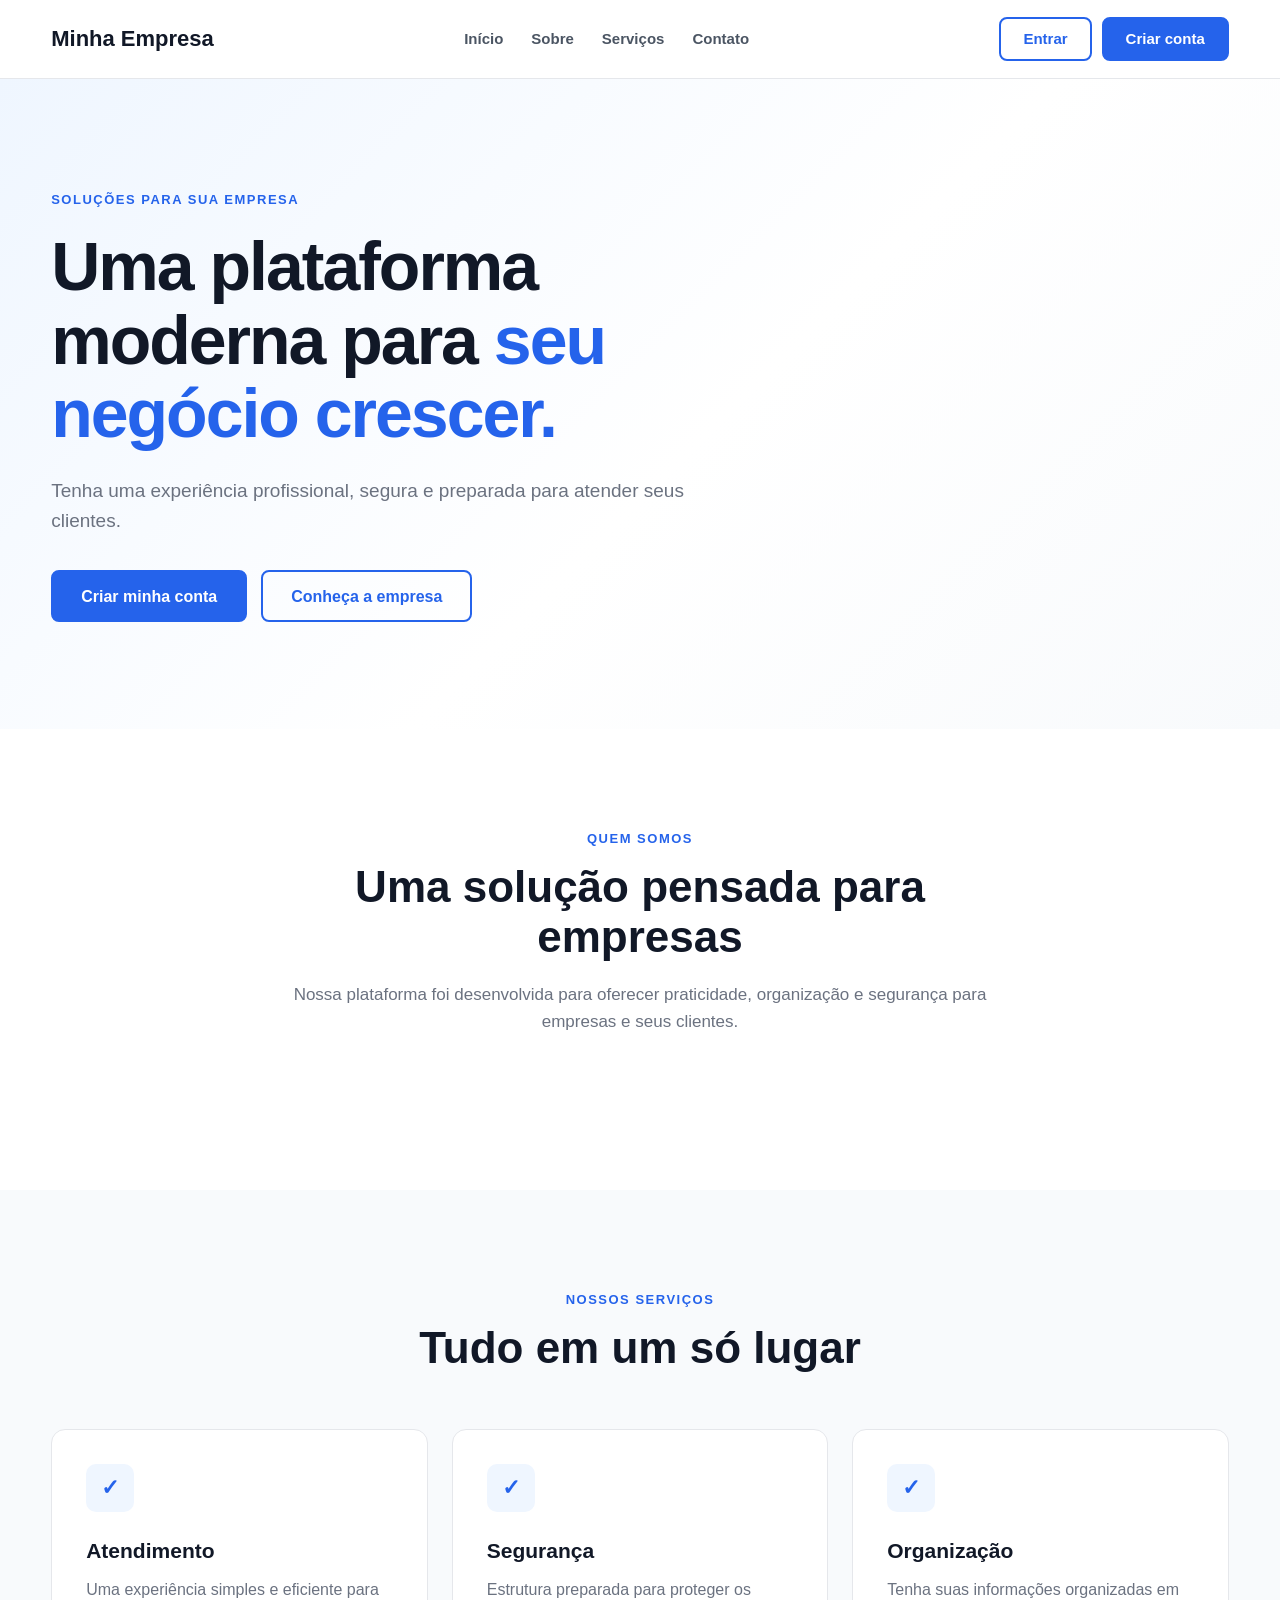
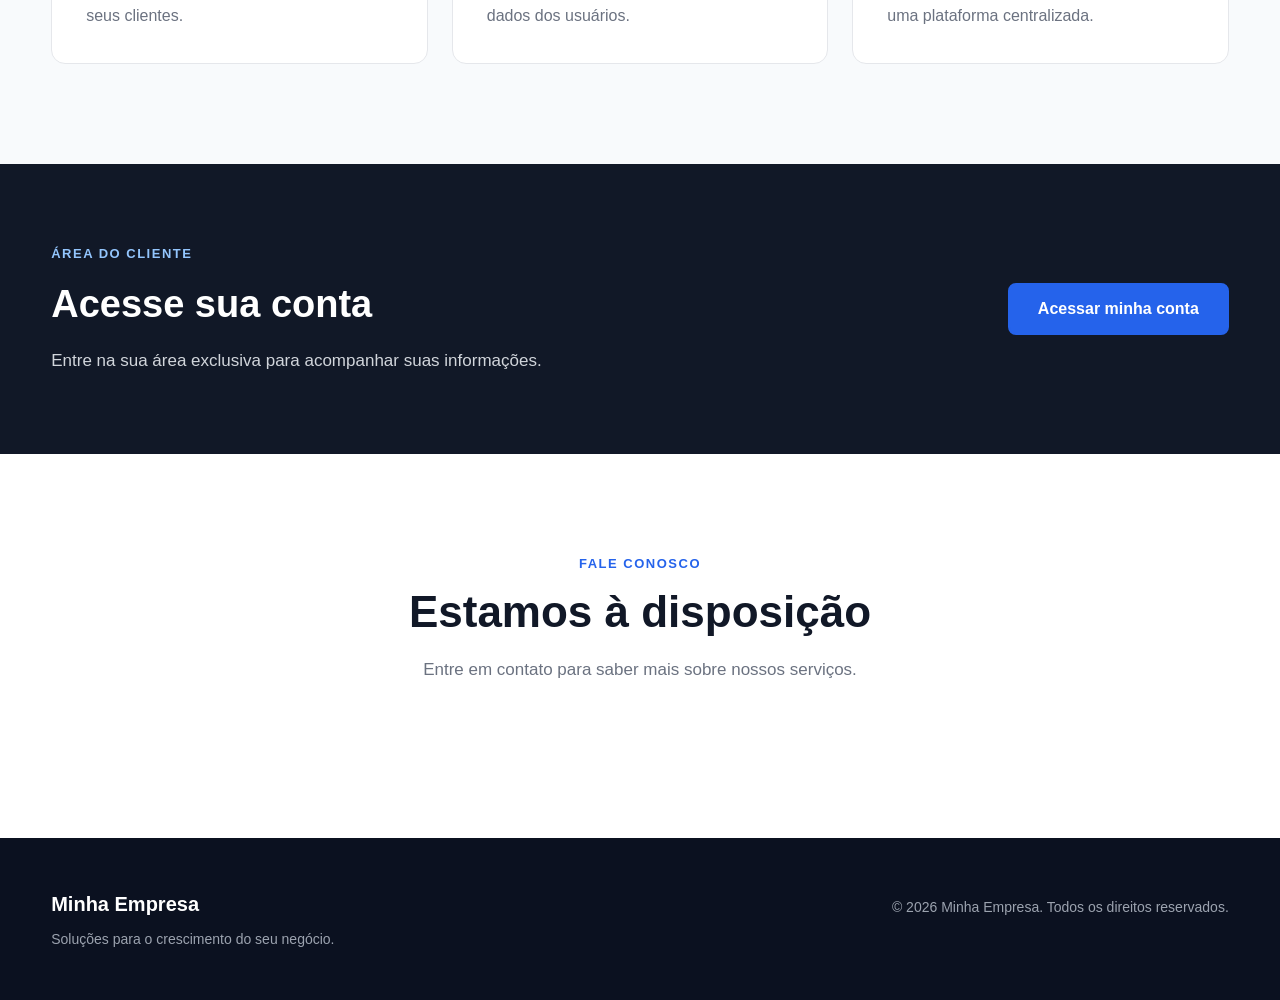
<file: index.html>
<!DOCTYPE html>
<html lang="pt-BR">
<head>
    <meta charset="UTF-8">

    <meta name="viewport" content="width=device-width, initial-scale=1.0">

    <meta name="description" content="Site institucional">

    <title>Projeto Site</title>

    <link rel="stylesheet" href="css/style.css">
</head>

<body>

    <!-- CABEÇALHO -->
    <header class="header">

        <div class="container header-content">

            <a href="index.html" class="logo">
                Minha Empresa
            </a>

            <nav class="menu">
                <a href="index.html">Início</a>
                <a href="#sobre">Sobre</a>
                <a href="#servicos">Serviços</a>
                <a href="#contato">Contato</a>
            </nav>

            <div class="header-buttons">
                <a href="login.html" class="btn btn-outline">
                    Entrar
                </a>

                <a href="cadastro.html" class="btn btn-primary">
                    Criar conta
                </a>
            </div>

        </div>

    </header>


    <!-- ÁREA PRINCIPAL -->
    <main>

        <!-- HERO -->
        <section class="hero">

            <div class="container hero-content">

                <div class="hero-text">

                    <span class="hero-tag">
                        SOLUÇÕES PARA SUA EMPRESA
                    </span>

                    <h1>
                        Uma plataforma moderna para
                        <span>seu negócio crescer.</span>
                    </h1>

                    <p>
                        Tenha uma experiência profissional, segura
                        e preparada para atender seus clientes.
                    </p>

                    <div class="hero-buttons">

                        <a href="cadastro.html" class="btn btn-primary btn-large">
                            Criar minha conta
                        </a>

                        <a href="#sobre" class="btn btn-outline btn-large">
                            Conheça a empresa
                        </a>

                    </div>

                </div>

            </div>

        </section>


        <!-- SOBRE -->
        <section id="sobre" class="section">

            <div class="container">

                <div class="section-title">

                    <span>QUEM SOMOS</span>

                    <h2>
                        Uma solução pensada para empresas
                    </h2>

                    <p>
                        Nossa plataforma foi desenvolvida para
                        oferecer praticidade, organização e segurança
                        para empresas e seus clientes.
                    </p>

                </div>

            </div>

        </section>


        <!-- SERVIÇOS -->
        <section id="servicos" class="section section-light">

            <div class="container">

                <div class="section-title">

                    <span>NOSSOS SERVIÇOS</span>

                    <h2>
                        Tudo em um só lugar
                    </h2>

                </div>

                <div class="services">

                    <article class="service-card">

                        <div class="service-icon">
                            ✓
                        </div>

                        <h3>
                            Atendimento
                        </h3>

                        <p>
                            Uma experiência simples e eficiente
                            para seus clientes.
                        </p>

                    </article>


                    <article class="service-card">

                        <div class="service-icon">
                            ✓
                        </div>

                        <h3>
                            Segurança
                        </h3>

                        <p>
                            Estrutura preparada para proteger
                            os dados dos usuários.
                        </p>

                    </article>


                    <article class="service-card">

                        <div class="service-icon">
                            ✓
                        </div>

                        <h3>
                            Organização
                        </h3>

                        <p>
                            Tenha suas informações organizadas
                            em uma plataforma centralizada.
                        </p>

                    </article>

                </div>

            </div>

        </section>


        <!-- ÁREA DE ACESSO -->
        <section class="access">

            <div class="container access-content">

                <div>

                    <span>
                        ÁREA DO CLIENTE
                    </span>

                    <h2>
                        Acesse sua conta
                    </h2>

                    <p>
                        Entre na sua área exclusiva para
                        acompanhar suas informações.
                    </p>

                </div>

                <a href="login.html" class="btn btn-primary btn-large">
                    Acessar minha conta
                </a>

            </div>

        </section>


        <!-- CONTATO -->
        <section id="contato" class="section">

            <div class="container">

                <div class="section-title">

                    <span>FALE CONOSCO</span>

                    <h2>
                        Estamos à disposição
                    </h2>

                    <p>
                        Entre em contato para saber mais
                        sobre nossos serviços.
                    </p>

                </div>

            </div>

        </section>

    </main>


    <!-- RODAPÉ -->
    <footer class="footer">

        <div class="container footer-content">

            <div>
                <strong>
                    Minha Empresa
                </strong>

                <p>
                    Soluções para o crescimento do seu negócio.
                </p>
            </div>

            <div>
                <p>
                    © 2026 Minha Empresa. Todos os direitos reservados.
                </p>
            </div>

        </div>

    </footer>


</body>
</html>
</file>
<file: css/style.css>
/* =========================================
   RESET
========================================= */

* {
    margin: 0;
    padding: 0;
    box-sizing: border-box;
}

html {
    scroll-behavior: smooth;
}

body {
    font-family: Arial, Helvetica, sans-serif;
    color: #1f2937;
    background: #ffffff;
    line-height: 1.6;
}

a {
    text-decoration: none;
    color: inherit;
}

.container {
    width: min(1180px, 92%);
    margin: 0 auto;
}


/* =========================================
   BOTÕES
========================================= */

.btn {
    display: inline-flex;
    align-items: center;
    justify-content: center;
    min-height: 44px;
    padding: 0 22px;
    border-radius: 8px;
    font-weight: 700;
    font-size: 15px;
    transition: 0.25s ease;
    cursor: pointer;
}

.btn-primary {
    background: #2563eb;
    color: #ffffff;
    border: 2px solid #2563eb;
}

.btn-primary:hover {
    background: #1d4ed8;
    border-color: #1d4ed8;
    transform: translateY(-2px);
}

.btn-outline {
    background: transparent;
    color: #2563eb;
    border: 2px solid #2563eb;
}

.btn-outline:hover {
    background: #2563eb;
    color: #ffffff;
    transform: translateY(-2px);
}

.btn-large {
    min-height: 52px;
    padding: 0 28px;
    font-size: 16px;
}


/* =========================================
   CABEÇALHO
========================================= */

.header {
    width: 100%;
    background: #ffffff;
    border-bottom: 1px solid #e5e7eb;
    position: sticky;
    top: 0;
    z-index: 1000;
}

.header-content {
    min-height: 78px;
    display: flex;
    align-items: center;
    justify-content: space-between;
    gap: 30px;
}

.logo {
    font-size: 22px;
    font-weight: 800;
    color: #111827;
    white-space: nowrap;
}

.menu {
    display: flex;
    align-items: center;
    gap: 28px;
}

.menu a {
    font-size: 15px;
    font-weight: 600;
    color: #4b5563;
    transition: 0.2s ease;
}

.menu a:hover {
    color: #2563eb;
}

.header-buttons {
    display: flex;
    align-items: center;
    gap: 10px;
}


/* =========================================
   HERO
========================================= */

.hero {
    min-height: 650px;
    display: flex;
    align-items: center;
    background:
        linear-gradient(
            135deg,
            #eff6ff 0%,
            #ffffff 55%,
            #f8fafc 100%
        );
}

.hero-content {
    padding: 90px 0;
}

.hero-text {
    max-width: 760px;
}

.hero-tag {
    display: inline-block;
    margin-bottom: 20px;
    font-size: 13px;
    font-weight: 800;
    letter-spacing: 1.5px;
    color: #2563eb;
}

.hero h1 {
    font-size: clamp(42px, 6vw, 68px);
    line-height: 1.08;
    letter-spacing: -2px;
    color: #111827;
    margin-bottom: 25px;
}

.hero h1 span {
    color: #2563eb;
}

.hero p {
    max-width: 650px;
    font-size: 19px;
    color: #6b7280;
    margin-bottom: 34px;
}

.hero-buttons {
    display: flex;
    flex-wrap: wrap;
    gap: 14px;
}


/* =========================================
   SEÇÕES
========================================= */

.section {
    padding: 100px 0;
    background: #ffffff;
}

.section-light {
    background: #f8fafc;
}

.section-title {
    max-width: 760px;
    margin: 0 auto 55px;
    text-align: center;
}

.section-title > span {
    display: block;
    margin-bottom: 12px;
    color: #2563eb;
    font-size: 13px;
    font-weight: 800;
    letter-spacing: 1.5px;
}

.section-title h2 {
    font-size: clamp(30px, 4vw, 44px);
    line-height: 1.15;
    color: #111827;
    margin-bottom: 18px;
}

.section-title p {
    color: #6b7280;
    font-size: 17px;
}


/* =========================================
   SERVIÇOS
========================================= */

.services {
    display: grid;
    grid-template-columns: repeat(3, 1fr);
    gap: 24px;
}

.service-card {
    background: #ffffff;
    border: 1px solid #e5e7eb;
    border-radius: 14px;
    padding: 34px;
    transition: 0.25s ease;
}

.service-card:hover {
    transform: translateY(-5px);
    border-color: #bfdbfe;
    box-shadow: 0 15px 35px rgba(15, 23, 42, 0.08);
}

.service-icon {
    width: 48px;
    height: 48px;
    display: flex;
    align-items: center;
    justify-content: center;
    margin-bottom: 22px;
    border-radius: 10px;
    background: #eff6ff;
    color: #2563eb;
    font-size: 22px;
    font-weight: 800;
}

.service-card h3 {
    margin-bottom: 10px;
    font-size: 21px;
    color: #111827;
}

.service-card p {
    color: #6b7280;
}


/* =========================================
   ÁREA DE ACESSO
========================================= */

.access {
    padding: 80px 0;
    background: #111827;
    color: #ffffff;
}

.access-content {
    display: flex;
    align-items: center;
    justify-content: space-between;
    gap: 40px;
}

.access-content > div {
    max-width: 650px;
}

.access-content span {
    display: block;
    margin-bottom: 10px;
    color: #93c5fd;
    font-size: 13px;
    font-weight: 800;
    letter-spacing: 1.5px;
}

.access-content h2 {
    margin-bottom: 12px;
    font-size: 38px;
}

.access-content p {
    color: #d1d5db;
    font-size: 17px;
}


/* =========================================
   RODAPÉ
========================================= */

.footer {
    background: #0b1120;
    color: #ffffff;
    padding: 50px 0;
}

.footer-content {
    display: flex;
    justify-content: space-between;
    align-items: flex-start;
    gap: 40px;
}

.footer strong {
    font-size: 20px;
}

.footer p {
    margin-top: 8px;
    color: #9ca3af;
    font-size: 14px;
}


/* =========================================
   RESPONSIVIDADE
========================================= */

@media (max-width: 900px) {

    .menu {
        display: none;
    }

    .services {
        grid-template-columns: 1fr;
    }

    .access-content {
        flex-direction: column;
        align-items: flex-start;
    }

    .footer-content {
        flex-direction: column;
    }
}


@media (max-width: 600px) {

    .header-content {
        min-height: 70px;
    }

    .logo {
        font-size: 19px;
    }

    .header-buttons .btn-outline {
        display: none;
    }

    .header-buttons .btn {
        padding: 0 14px;
        font-size: 13px;
    }

    .hero {
        min-height: 580px;
    }

    .hero-content {
        padding: 70px 0;
    }

    .hero h1 {
        font-size: 42px;
        letter-spacing: -1px;
    }

    .hero p {
        font-size: 17px;
    }

    .hero-buttons {
        flex-direction: column;
        align-items: stretch;
    }

    .hero-buttons .btn {
        width: 100%;
    }

    .section {
        padding: 70px 0;
    }

    .section-title {
        margin-bottom: 40px;
    }

    .access {
        padding: 65px 0;
    }

    .access-content h2 {
        font-size: 30px;
    }

}
/* =========================================
   PÁGINA DE LOGIN
========================================= */

.auth-page {
    min-height: 100vh;
    background:
        linear-gradient(
            135deg,
            #eff6ff 0%,
            #ffffff 50%,
            #f8fafc 100%
        );
}

.auth-container {
    min-height: 100vh;
    display: flex;
    align-items: center;
    justify-content: center;
    padding: 40px 20px;
}

.auth-card {
    width: 100%;
    max-width: 460px;
    padding: 42px;
    background: #ffffff;
    border: 1px solid #e5e7eb;
    border-radius: 18px;
    box-shadow: 0 20px 50px rgba(15, 23, 42, 0.10);
}

.auth-logo {
    display: block;
    margin-bottom: 35px;
    text-align: center;
    font-size: 25px;
    font-weight: 800;
    color: #111827;
}

.auth-header {
    margin-bottom: 30px;
    text-align: center;
}

.auth-header h1 {
    margin-bottom: 10px;
    color: #111827;
    font-size: 32px;
    line-height: 1.2;
}

.auth-header p {
    color: #6b7280;
    font-size: 16px;
}


/* =========================================
   FORMULÁRIO
========================================= */

.auth-form {
    width: 100%;
}

.form-group {
    margin-bottom: 20px;
}

.form-group label {
    display: block;
    margin-bottom: 8px;
    color: #374151;
    font-size: 14px;
    font-weight: 700;
}

.form-group input {
    width: 100%;
    height: 50px;
    padding: 0 15px;
    border: 1px solid #d1d5db;
    border-radius: 8px;
    background: #ffffff;
    color: #111827;
    font-family: inherit;
    font-size: 15px;
    outline: none;
    transition: 0.2s ease;
}

.form-group input::placeholder {
    color: #9ca3af;
}

.form-group input:focus {
    border-color: #2563eb;
    box-shadow: 0 0 0 3px rgba(37, 99, 235, 0.12);
}


/* =========================================
   OPÇÕES DO LOGIN
========================================= */

.form-options {
    display: flex;
    align-items: center;
    justify-content: space-between;
    gap: 15px;
    margin-bottom: 24px;
    font-size: 14px;
}

.remember-me {
    display: flex;
    align-items: center;
    gap: 8px;
    color: #6b7280;
    cursor: pointer;
}

.remember-me input {
    width: 16px;
    height: 16px;
    cursor: pointer;
}

.form-options a {
    color: #2563eb;
    font-weight: 600;
}

.form-options a:hover {
    text-decoration: underline;
}


/* =========================================
   BOTÃO ENTRAR
========================================= */

.auth-submit {
    width: 100%;
    min-height: 52px;
    border: none;
    font-size: 16px;
}


/* =========================================
   MENSAGEM DO SISTEMA
========================================= */

.form-message {
    min-height: 22px;
    margin-top: 15px;
    text-align: center;
    font-size: 14px;
}


/* =========================================
   RODAPÉ DO LOGIN
========================================= */

.auth-footer {
    margin-top: 30px;
    padding-top: 25px;
    border-top: 1px solid #e5e7eb;
    text-align: center;
}

.auth-footer p {
    display: inline;
    color: #6b7280;
    font-size: 14px;
}

.auth-footer a {
    margin-left: 5px;
    color: #2563eb;
    font-size: 14px;
    font-weight: 700;
}

.auth-footer a:hover {
    text-decoration: underline;
}


/* =========================================
   VOLTAR PARA O INÍCIO
========================================= */

.back-home {
    display: block;
    margin-top: 25px;
    text-align: center;
    color: #6b7280;
    font-size: 14px;
    transition: 0.2s ease;
}

.back-home:hover {
    color: #2563eb;
}


/* =========================================
   LOGIN NO CELULAR
========================================= */

@media (max-width: 600px) {

    .auth-container {
        padding: 20px 15px;
    }

    .auth-card {
        padding: 30px 22px;
        border-radius: 14px;
    }

    .auth-header h1 {
        font-size: 28px;
    }

    .form-options {
        align-items: flex-start;
        flex-direction: column;
    }

}
/* =========================================
   ÁREA DO CLIENTE
========================================= */

.client-page {
    min-height: calc(100vh - 78px);
    padding: 70px 0 90px;
    background: #f8fafc;
}

.client-welcome {
    margin-bottom: 55px;
    padding: 45px;
    background: #ffffff;
    border: 1px solid #e5e7eb;
    border-radius: 16px;
}

.client-tag {
    display: inline-block;
    margin-bottom: 12px;
    color: #2563eb;
    font-size: 13px;
    font-weight: 800;
    letter-spacing: 1.5px;
}

.client-welcome h1 {
    margin-bottom: 12px;
    color: #111827;
    font-size: clamp(32px, 5vw, 46px);
    line-height: 1.15;
}

.client-welcome h1 span {
    color: #2563eb;
}

.client-welcome p {
    max-width: 700px;
    color: #6b7280;
    font-size: 17px;
}


/* =========================================
   SEÇÃO DE DADOS
========================================= */

.client-section {
    margin-bottom: 55px;
}

.client-section-header {
    margin-bottom: 25px;
}

.client-section-header span {
    display: block;
    margin-bottom: 8px;
    color: #2563eb;
    font-size: 13px;
    font-weight: 800;
    letter-spacing: 1.5px;
}

.client-section-header h2 {
    color: #111827;
    font-size: 30px;
    line-height: 1.2;
}


/* =========================================
   CARDS DO CLIENTE
========================================= */

.client-grid {
    display: grid;
    grid-template-columns: repeat(2, 1fr);
    gap: 20px;
}

.client-card {
    display: flex;
    align-items: center;
    gap: 18px;
    min-height: 120px;
    padding: 25px;
    background: #ffffff;
    border: 1px solid #e5e7eb;
    border-radius: 14px;
    transition: 0.25s ease;
}

.client-card:hover {
    transform: translateY(-3px);
    border-color: #bfdbfe;
    box-shadow: 0 12px 30px rgba(15, 23, 42, 0.07);
}

.client-card-icon {
    flex-shrink: 0;
    width: 52px;
    height: 52px;
    display: flex;
    align-items: center;
    justify-content: center;
    border-radius: 12px;
    background: #eff6ff;
    font-size: 22px;
}

.client-card > div:last-child {
    min-width: 0;
}

.client-card span {
    display: block;
    margin-bottom: 5px;
    color: #6b7280;
    font-size: 13px;
    font-weight: 600;
}

.client-card strong {
    display: block;
    overflow-wrap: anywhere;
    color: #111827;
    font-size: 16px;
}


/* =========================================
   SEGURANÇA
========================================= */

.client-security {
    padding: 35px;
    background: #ffffff;
    border: 1px solid #e5e7eb;
    border-radius: 16px;
}

.client-security-content {
    display: flex;
    align-items: center;
    justify-content: space-between;
    gap: 30px;
}

.client-security-content > div {
    max-width: 700px;
}

.client-security-content span {
    display: block;
    margin-bottom: 8px;
    color: #2563eb;
    font-size: 13px;
    font-weight: 800;
    letter-spacing: 1.5px;
}

.client-security-content h2 {
    margin-bottom: 10px;
    color: #111827;
    font-size: 28px;
}

.client-security-content p {
    color: #6b7280;
}


/* =========================================
   RESPONSIVIDADE - ÁREA DO CLIENTE
========================================= */

@media (max-width: 700px) {

    .client-page {
        padding: 45px 0 65px;
    }

    .client-welcome {
        padding: 30px 25px;
        margin-bottom: 40px;
    }

    .client-welcome h1 {
        font-size: 34px;
    }

    .client-grid {
        grid-template-columns: 1fr;
    }

    .client-security {
        padding: 28px 25px;
    }

    .client-security-content {
        flex-direction: column;
        align-items: flex-start;
    }

    .client-security-content .btn {
        width: 100%;
    }

}
/* =========================================
   PAINEL ADMINISTRATIVO
========================================= */

.admin-page {
    min-height: calc(100vh - 78px);
    padding: 70px 0 90px;
    background: #f8fafc;
}

.admin-welcome {
    margin-bottom: 35px;
    padding: 40px;
    background: #ffffff;
    border: 1px solid #e5e7eb;
    border-radius: 16px;
}

.admin-tag {
    display: inline-block;
    margin-bottom: 10px;
    color: #2563eb;
    font-size: 13px;
    font-weight: 800;
    letter-spacing: 1.5px;
}

.admin-welcome h1 {
    margin-bottom: 10px;
    color: #111827;
    font-size: 42px;
    line-height: 1.15;
}

.admin-welcome p {
    color: #6b7280;
    font-size: 17px;
}


/* =========================================
   ESTATÍSTICAS
========================================= */

.admin-stats {
    display: grid;
    grid-template-columns: repeat(3, 1fr);
    gap: 20px;
    margin-bottom: 45px;
}

.admin-stat-card {
    display: flex;
    align-items: center;
    gap: 18px;
    min-height: 125px;
    padding: 25px;
    background: #ffffff;
    border: 1px solid #e5e7eb;
    border-radius: 14px;
}

.admin-stat-icon {
    width: 52px;
    height: 52px;
    flex-shrink: 0;
    display: flex;
    align-items: center;
    justify-content: center;
    border-radius: 12px;
    background: #eff6ff;
    font-size: 22px;
}

.admin-stat-card span {
    display: block;
    margin-bottom: 5px;
    color: #6b7280;
    font-size: 13px;
    font-weight: 600;
}

.admin-stat-card strong {
    display: block;
    color: #111827;
    font-size: 25px;
}


/* =========================================
   SEÇÃO DE CLIENTES
========================================= */

.admin-section {
    margin-bottom: 45px;
}

.admin-section-header {
    display: flex;
    align-items: flex-end;
    justify-content: space-between;
    gap: 30px;
    margin-bottom: 25px;
}

.admin-section-header > div:first-child span {
    display: block;
    margin-bottom: 8px;
    color: #2563eb;
    font-size: 13px;
    font-weight: 800;
    letter-spacing: 1.5px;
}

.admin-section-header h2 {
    color: #111827;
    font-size: 30px;
    line-height: 1.2;
}

.admin-actions {
    flex-shrink: 0;
}

.admin-search {
    width: 280px;
    height: 46px;
    padding: 0 15px;
    border: 1px solid #d1d5db;
    border-radius: 8px;
    background: #ffffff;
    color: #111827;
    font-family: inherit;
    font-size: 14px;
    outline: none;
}

.admin-search:focus {
    border-color: #2563eb;
    box-shadow: 0 0 0 3px rgba(37, 99, 235, 0.12);
}


/* =========================================
   TABELA
========================================= */

.admin-table-container {
    overflow-x: auto;
    background: #ffffff;
    border: 1px solid #e5e7eb;
    border-radius: 14px;
}

.admin-table {
    width: 100%;
    min-width: 850px;
    border-collapse: collapse;
}

.admin-table th {
    padding: 17px 20px;
    background: #f8fafc;
    border-bottom: 1px solid #e5e7eb;
    color: #374151;
    text-align: left;
    font-size: 13px;
    font-weight: 800;
    white-space: nowrap;
}

.admin-table td {
    padding: 18px 20px;
    border-bottom: 1px solid #f1f5f9;
    color: #4b5563;
    font-size: 14px;
}

.admin-table tbody tr:last-child td {
    border-bottom: none;
}

.admin-table tbody tr:hover {
    background: #f8fafc;
}

.table-empty {
    padding: 45px 20px !important;
    text-align: center;
    color: #9ca3af !important;
}


/* =========================================
   SEGURANÇA ADMINISTRATIVA
========================================= */

.admin-security {
    display: flex;
    align-items: center;
    justify-content: space-between;
    gap: 30px;
    padding: 35px;
    background: #ffffff;
    border: 1px solid #e5e7eb;
    border-radius: 16px;
}

.admin-security > div:first-child {
    max-width: 750px;
}

.admin-security span {
    display: block;
    margin-bottom: 8px;
    color: #2563eb;
    font-size: 13px;
    font-weight: 800;
    letter-spacing: 1.5px;
}

.admin-security h2 {
    margin-bottom: 10px;
    color: #111827;
    font-size: 28px;
}

.admin-security p {
    color: #6b7280;
}

.security-status {
    display: flex;
    align-items: center;
    gap: 9px;
    flex-shrink: 0;
    color: #374151;
    font-size: 14px;
}

.security-dot {
    width: 10px !important;
    height: 10px;
    margin: 0 !important;
    border-radius: 50%;
    background: #22c55e;
}


/* =========================================
   RESPONSIVIDADE ADMIN
========================================= */

@media (max-width: 850px) {

    .admin-stats {
        grid-template-columns: 1fr;
    }

    .admin-section-header {
        align-items: flex-start;
        flex-direction: column;
    }

    .admin-search {
        width: 100%;
    }

    .admin-actions {
        width: 100%;
    }

    .admin-security {
        align-items: flex-start;
        flex-direction: column;
    }

}

@media (max-width: 600px) {

    .admin-page {
        padding: 45px 0 65px;
    }

    .admin-welcome {
        padding: 30px 25px;
    }

    .admin-welcome h1 {
        font-size: 34px;
    }

    .admin-stat-card {
        min-height: 105px;
    }

    .admin-security {
        padding: 28px 25px;
    }

}
/* =========================================
   NOVO PAINEL ADMINISTRATIVO - PROJETO A
   ========================================= */

.admin-body {
    min-height: 100vh;
    margin: 0;
    background: #f1f3f5;
    color: #1f2933;
}


/* =========================================
   CABEÇALHO ADMIN
   ========================================= */

.admin-header {
    position: fixed;
    top: 0;
    left: 0;
    right: 0;
    z-index: 2000;

    height: 72px;

    display: flex;
    align-items: center;
    justify-content: space-between;

    padding: 0 28px;

    background: #20242a;
    border-bottom: 1px solid #343a40;

    color: #ffffff;
}

.admin-header-left,
.admin-header-right {
    display: flex;
    align-items: center;
}

.admin-header-left {
    gap: 18px;
}

.admin-header-right {
    gap: 18px;
}


/* =========================================
   LOGO
   ========================================= */

.admin-logo {
    color: #ffffff;
    font-size: 21px;
    font-weight: 800;
    letter-spacing: -0.3px;
}

.admin-logo:hover {
    color: #ffffff;
}


/* =========================================
   BOTÃO HAMBÚRGUER
   ========================================= */

.admin-menu-button {
    width: 44px;
    height: 44px;

    display: flex;
    flex-direction: column;
    justify-content: center;
    align-items: center;

    gap: 5px;

    padding: 0;

    background: transparent;
    border: 1px solid #4b525a;
    border-radius: 8px;

    cursor: pointer;
}

.admin-menu-button span {
    display: block;

    width: 20px;
    height: 2px;

    background: #ffffff;
    border-radius: 2px;

    transition: 0.25s ease;
}

.admin-menu-button:hover {
    background: #343a40;
}


/* =========================================
   ADMINISTRADOR
   ========================================= */

.admin-user-label {
    color: #cbd1d8;
    font-size: 14px;
    font-weight: 600;
}

.admin-logout-button {
    min-height: 40px;

    padding: 0 17px;

    background: transparent;
    color: #ffffff;

    border: 1px solid #5b626a;
    border-radius: 7px;

    font-family: inherit;
    font-size: 14px;
    font-weight: 700;

    cursor: pointer;

    transition: 0.2s ease;
}

.admin-logout-button:hover {
    background: #ffffff;
    color: #20242a;
}


/* =========================================
   MENU LATERAL
   ========================================= */

.admin-sidebar {
    position: fixed;

    top: 72px;
    left: 0;
    bottom: 0;

    z-index: 1900;

    width: 270px;

    display: flex;
    flex-direction: column;

    background: #20242a;
    border-right: 1px solid #343a40;

    transform: translateX(0);

    transition: transform 0.3s ease;

    overflow-y: auto;
}


/* =========================================
   CABEÇALHO DO MENU
   ========================================= */

.admin-sidebar-header {
    padding: 30px 24px 24px;

    border-bottom: 1px solid #343a40;
}

.admin-sidebar-label {
    display: block;

    margin-bottom: 7px;

    color: #9da5ae;

    font-size: 11px;
    font-weight: 800;

    letter-spacing: 1.5px;
}

.admin-sidebar-header strong {
    color: #ffffff;

    font-size: 16px;
    font-weight: 700;
}


/* =========================================
   NAVEGAÇÃO
   ========================================= */

.admin-sidebar-nav {
    padding: 18px 14px;
}

.admin-nav-link {
    min-height: 48px;

    display: flex;
    align-items: center;

    gap: 13px;

    margin-bottom: 5px;
    padding: 0 15px;

    color: #cbd1d8;

    border-radius: 8px;

    font-size: 14px;
    font-weight: 600;

    transition: 0.2s ease;
}

.admin-nav-link:hover {
    background: #30353b;
    color: #ffffff;
}

.admin-nav-link.active {
    background: #ffffff;
    color: #20242a;
}

.admin-nav-icon {
    width: 25px;

    display: flex;
    justify-content: center;

    font-size: 17px;
}

.admin-nav-divider {
    height: 1px;

    margin: 18px 10px;

    background: #343a40;
}


/* =========================================
   STATUS DO MENU
   ========================================= */

.admin-sidebar-status {
    display: flex;
    align-items: center;

    gap: 11px;

    margin: auto 14px 18px;
    padding: 15px;

    background: #292e34;

    border: 1px solid #383e45;
    border-radius: 9px;
}

.admin-status-dot {
    width: 9px;
    height: 9px;

    flex-shrink: 0;

    border-radius: 50%;

    background: #ffffff;
}

.admin-sidebar-status strong {
    display: block;

    color: #ffffff;

    font-size: 13px;
}

.admin-sidebar-status small {
    display: block;

    margin-top: 2px;

    color: #9da5ae;

    font-size: 11px;
}


/* =========================================
   FUNDO DO MENU NO CELULAR
   ========================================= */

.admin-menu-overlay {
    position: fixed;

    inset: 0;

    z-index: 1800;

    background: rgba(0, 0, 0, 0.55);

    opacity: 0;
    visibility: hidden;

    transition: 0.3s ease;
}


/* =========================================
   CONTEÚDO PRINCIPAL
   ========================================= */

.admin-main {
    min-height: 100vh;

    margin-left: 270px;
    padding-top: 72px;

    background: #f1f3f5;
}

.admin-container {
    width: min(1380px, 94%);

    margin: 0 auto;

    padding: 45px 0 70px;
}


/* =========================================
   SEÇÕES
   ========================================= */

.admin-page-section {
    margin-bottom: 60px;
    scroll-margin-top: 95px;
}

.admin-page-heading {
    margin-bottom: 32px;
}

.admin-page-tag,
.admin-section-heading > div > span,
.admin-form-header span,
.admin-form-subtitle span,
.admin-security-card span {
    display: block;

    margin-bottom: 8px;

    color: #59636e;

    font-size: 11px;
    font-weight: 800;

    letter-spacing: 1.5px;
}

.admin-page-heading h1 {
    margin: 0 0 10px;

    color: #20242a;

    font-size: clamp(34px, 4vw, 48px);
    line-height: 1.1;

    letter-spacing: -1px;
}

.admin-page-heading p {
    max-width: 700px;

    margin: 0;

    color: #68727d;

    font-size: 16px;
}


/* =========================================
   ESTATÍSTICAS
   ========================================= */

.admin-stats-grid {
    display: grid;

    grid-template-columns: repeat(3, 1fr);

    gap: 18px;

    margin-bottom: 20px;
}

.admin-stat-card {
    min-height: 120px;

    display: flex;
    align-items: center;

    gap: 17px;

    padding: 23px;

    background: #ffffff;

    border: 1px solid #dfe3e7;
    border-radius: 11px;

    box-shadow: 0 4px 16px rgba(31, 41, 51, 0.04);

    transition: 0.2s ease;
}

.admin-stat-card:hover {
    transform: translateY(-2px);

    border-color: #c8cdd2;

    box-shadow: 0 8px 24px rgba(31, 41, 51, 0.07);
}

.admin-stat-icon {
    width: 52px;
    height: 52px;

    flex-shrink: 0;

    display: flex;
    align-items: center;
    justify-content: center;

    background: #eceff1;

    border-radius: 10px;

    font-size: 21px;
}

.admin-stat-online {
    background: #e9ecef;
}

.admin-stat-card span {
    display: block;

    margin-bottom: 4px;

    color: #737d87;

    font-size: 12px;
    font-weight: 600;
}

.admin-stat-card strong {
    display: block;

    color: #20242a;

    font-size: 27px;
    line-height: 1.1;
}


/* =========================================
   TÍTULOS DAS SEÇÕES
   ========================================= */

.admin-section-heading {
    display: flex;
    align-items: flex-end;
    justify-content: space-between;

    gap: 25px;

    margin-bottom: 23px;
}

.admin-section-heading h2 {
    margin: 0 0 7px;

    color: #20242a;

    font-size: 29px;
    line-height: 1.2;
}

.admin-section-heading p {
    margin: 0;

    color: #737d87;

    font-size: 14px;
}


/* =========================================
   PESQUISA
   ========================================= */

.admin-section-actions {
    flex-shrink: 0;
}

.admin-search {
    width: 290px;
    height: 46px;

    padding: 0 15px;

    background: #ffffff;

    border: 1px solid #cfd4d9;
    border-radius: 8px;

    color: #20242a;

    font-family: inherit;
    font-size: 14px;

    outline: none;

    transition: 0.2s ease;
}

.admin-search::placeholder {
    color: #9aa2aa;
}

.admin-search:focus {
    border-color: #6c757d;

    box-shadow: 0 0 0 3px rgba(108, 117, 125, 0.12);
}


/* =========================================
   TABELA DE CLIENTES
   ========================================= */

.admin-table-wrapper {
    overflow-x: auto;

    background: #ffffff;

    border: 1px solid #dfe3e7;
    border-radius: 11px;

    box-shadow: 0 4px 16px rgba(31, 41, 51, 0.04);
}

.admin-table {
    width: 100%;

    min-width: 850px;

    border-collapse: collapse;
}

.admin-table th {
    padding: 16px 20px;

    background: #f4f5f6;

    border-bottom: 1px solid #dfe3e7;

    color: #444c54;

    text-align: left;

    font-size: 12px;
    font-weight: 800;

    white-space: nowrap;
}

.admin-table td {
    padding: 17px 20px;

    border-bottom: 1px solid #edf0f2;

    color: #59636e;

    font-size: 14px;
}

.admin-table tbody tr:hover {
    background: #f8f9fa;
}

.admin-table tbody tr:last-child td {
    border-bottom: none;
}

.table-empty {
    padding: 45px 20px !important;

    text-align: center;

    color: #9aa2aa !important;
}


/* =========================================
   FORMULÁRIO DE PRODUTO
   ========================================= */

.admin-product-form-card {
    padding: 32px;

    background: #ffffff;

    border: 1px solid #dfe3e7;
    border-radius: 11px;

    box-shadow: 0 4px 16px rgba(31, 41, 51, 0.04);
}

.admin-form-header {
    padding-bottom: 23px;

    margin-bottom: 25px;

    border-bottom: 1px solid #e5e8eb;
}

.admin-form-header h3 {
    margin: 0;

    color: #20242a;

    font-size: 22px;
}


/* =========================================
   CAMPOS
   ========================================= */

.admin-product-form {
    width: 100%;
}

.admin-form-group {
    margin-bottom: 20px;
}

.admin-form-group label {
    display: block;

    margin-bottom: 7px;

    color: #3e464e;

    font-size: 13px;
    font-weight: 700;
}

.admin-form-group input,
.admin-form-group textarea {
    width: 100%;

    padding: 12px 14px;

    background: #ffffff;

    border: 1px solid #cfd4d9;
    border-radius: 7px;

    color: #20242a;

    font-family: inherit;
    font-size: 14px;

    outline: none;

    transition: 0.2s ease;
}

.admin-form-group input {
    height: 48px;
}

.admin-form-group textarea {
    min-height: 125px;

    resize: vertical;
}

.admin-form-group input::placeholder,
.admin-form-group textarea::placeholder {
    color: #9aa2aa;
}

.admin-form-group input:focus,
.admin-form-group textarea:focus {
    border-color: #6c757d;

    box-shadow: 0 0 0 3px rgba(108, 117, 125, 0.10);
}

.admin-form-row {
    display: grid;

    grid-template-columns: 1fr 1fr;

    gap: 20px;
}


/* =========================================
   IMAGENS
   ========================================= */

.admin-images-section {
    margin-top: 30px;
    padding-top: 25px;

    border-top: 1px solid #e5e8eb;
}

.admin-form-subtitle {
    margin-bottom: 20px;
}

.admin-form-subtitle span {
    margin-bottom: 5px;
}

.admin-form-subtitle p {
    margin: 0;

    color: #737d87;

    font-size: 13px;
}


/* =========================================
   PRÉVIA DAS IMAGENS
   ========================================= */

.admin-image-preview {
    margin-top: 28px;
    padding-top: 25px;

    border-top: 1px solid #e5e8eb;
}

.admin-preview-grid {
    display: grid;

    grid-template-columns: repeat(3, 1fr);

    gap: 15px;
}

.admin-preview-empty {
    grid-column: 1 / -1;

    min-height: 130px;

    display: flex;
    align-items: center;
    justify-content: center;

    padding: 20px;

    background: #f4f5f6;

    border: 1px dashed #c7cdd2;
    border-radius: 8px;

    color: #8a939c;

    text-align: center;

    font-size: 13px;
}

.admin-preview-image {
    width: 100%;
    height: 180px;

    object-fit: cover;

    background: #f4f5f6;

    border: 1px solid #dfe3e7;
    border-radius: 8px;
}


/* =========================================
   CHECKBOX
   ========================================= */

.admin-product-status {
    margin-top: 25px;
}

.admin-checkbox-label {
    display: inline-flex;
    align-items: center;

    gap: 10px;

    color: #444c54;

    font-size: 14px;
    font-weight: 600;

    cursor: pointer;
}

.admin-checkbox-label input {
    width: 17px;
    height: 17px;

    cursor: pointer;
}


/* =========================================
   BOTÕES DO FORMULÁRIO
   ========================================= */

.admin-form-actions {
    display: flex;
    justify-content: flex-end;

    gap: 10px;

    margin-top: 30px;

    padding-top: 25px;

    border-top: 1px solid #e5e8eb;
}

.admin-button {
    min-height: 45px;

    padding: 0 21px;

    border-radius: 7px;

    font-family: inherit;

    font-size: 14px;
    font-weight: 700;

    cursor: pointer;

    transition: 0.2s ease;
}

.admin-button-primary {
    background: #20242a;
    color: #ffffff;

    border: 1px solid #20242a;
}

.admin-button-primary:hover {
    background: #343a40;
}

.admin-button-secondary {
    background: #ffffff;
    color: #444c54;

    border: 1px solid #cfd4d9;
}

.admin-button-secondary:hover {
    background: #f1f3f5;
}


/* =========================================
   CARDS TEMPORÁRIOS
   ========================================= */

.admin-placeholder-card {
    min-height: 220px;

    display: flex;
    flex-direction: column;
    align-items: center;
    justify-content: center;

    padding: 35px;

    background: #ffffff;

    border: 1px solid #dfe3e7;
    border-radius: 11px;

    text-align: center;

    box-shadow: 0 4px 16px rgba(31, 41, 51, 0.04);
}

.admin-placeholder-icon {
    margin-bottom: 15px;

    font-size: 32px;
}

.admin-placeholder-card h3 {
    margin: 0 0 8px;

    color: #20242a;

    font-size: 19px;
}

.admin-placeholder-card p {
    max-width: 600px;

    margin: 0;

    color: #737d87;

    font-size: 14px;
    line-height: 1.6;
}


/* =========================================
   SEGURANÇA
   ========================================= */

.admin-security-card {
    display: flex;
    align-items: center;
    justify-content: space-between;

    gap: 30px;

    padding: 30px;

    background: #ffffff;

    border: 1px solid #dfe3e7;
    border-radius: 11px;

    box-shadow: 0 4px 16px rgba(31, 41, 51, 0.04);
}

.admin-security-card h3 {
    margin: 0 0 8px;

    color: #20242a;

    font-size: 20px;
}

.admin-security-card p {
    max-width: 700px;

    margin: 0;

    color: #737d87;

    font-size: 14px;
}

.admin-security-status {
    display: flex;
    align-items: center;

    gap: 9px;

    flex-shrink: 0;

    color: #444c54;

    font-size: 13px;
    font-weight: 700;
}

.admin-security-dot {
    width: 9px;
    height: 9px;

    border-radius: 50%;

    background: #343a40;
}


/* =========================================
   TABLET
   ========================================= */

@media (max-width: 1000px) {

    .admin-stats-grid {
        grid-template-columns: repeat(2, 1fr);
    }

    .admin-sidebar {
        transform: translateX(-100%);
    }

    .admin-sidebar.open {
        transform: translateX(0);
    }

    .admin-main {
        margin-left: 0;
    }

    .admin-menu-overlay.open {
        opacity: 1;
        visibility: visible;
    }

    .admin-user-label {
        display: none;
    }

}


/* =========================================
   TABLET PEQUENO
   ========================================= */

@media (max-width: 750px) {

    .admin-container {
        width: min(94%, 600px);

        padding-top: 35px;
    }

    .admin-stats-grid {
        grid-template-columns: 1fr;
    }

    .admin-section-heading {
        align-items: flex-start;

        flex-direction: column;
    }

    .admin-section-actions {
        width: 100%;
    }

    .admin-search {
        width: 100%;
    }

    .admin-form-row {
        grid-template-columns: 1fr;
        gap: 0;
    }

    .admin-preview-grid {
        grid-template-columns: 1fr;
    }

    .admin-security-card {
        align-items: flex-start;

        flex-direction: column;
    }

}


/* =========================================
   CELULAR
   ========================================= */

@media (max-width: 600px) {

    .admin-header {
        height: 64px;

        padding: 0 15px;
    }

    .admin-sidebar {
        top: 64px;

        width: min(300px, 86vw);
    }

    .admin-main {
        padding-top: 64px;
    }

    .admin-container {
        width: 92%;

        padding: 28px 0 50px;
    }

    .admin-page-section {
        margin-bottom: 45px;

        scroll-margin-top: 80px;
    }

    .admin-page-heading {
        margin-bottom: 25px;
    }

    .admin-page-heading h1 {
        font-size: 34px;
    }

    .admin-page-heading p {
        font-size: 14px;
    }

    .admin-section-heading h2 {
        font-size: 25px;
    }

    .admin-product-form-card {
        padding: 22px 18px;
    }

    .admin-form-actions {
        flex-direction: column-reverse;
    }

    .admin-button {
        width: 100%;
    }

    .admin-security-card {
        padding: 23px 20px;
    }

}


/* =========================================
   CELULAR MUITO PEQUENO
   ========================================= */

@media (max-width: 400px) {

    .admin-logo {
        font-size: 18px;
    }

    .admin-menu-button {
        width: 40px;
        height: 40px;
    }

    .admin-logout-button {
        padding: 0 12px;

        font-size: 13px;
    }

    .admin-stat-card {
        padding: 18px;
    }

    .admin-stat-icon {
        width: 46px;
        height: 46px;
    }

}
/* =========================================
   MENU ADMINISTRATIVO - ABRIR PELA DIREITA
   ========================================= */

.admin-sidebar {
    left: auto;
    right: 0;

    transform: translateX(100%);

    border-right: none;
    border-left: 1px solid #343a40;
}

.admin-sidebar.open {
    transform: translateX(0);
}

.admin-menu-overlay.open {
    opacity: 1;
    visibility: visible;
}


/* =========================================
   BOTÃO HAMBÚRGUER
   ========================================= */

.admin-menu-button {
    position: relative;
}


/* =========================================
   QUANDO O MENU ESTIVER ABERTO
   ========================================= */

.admin-menu-button.active span:nth-child(1) {
    transform: translateY(7px) rotate(45deg);
}

.admin-menu-button.active span:nth-child(2) {
    opacity: 0;
}

.admin-menu-button.active span:nth-child(3) {
    transform: translateY(-7px) rotate(-45deg);
}
</file>
